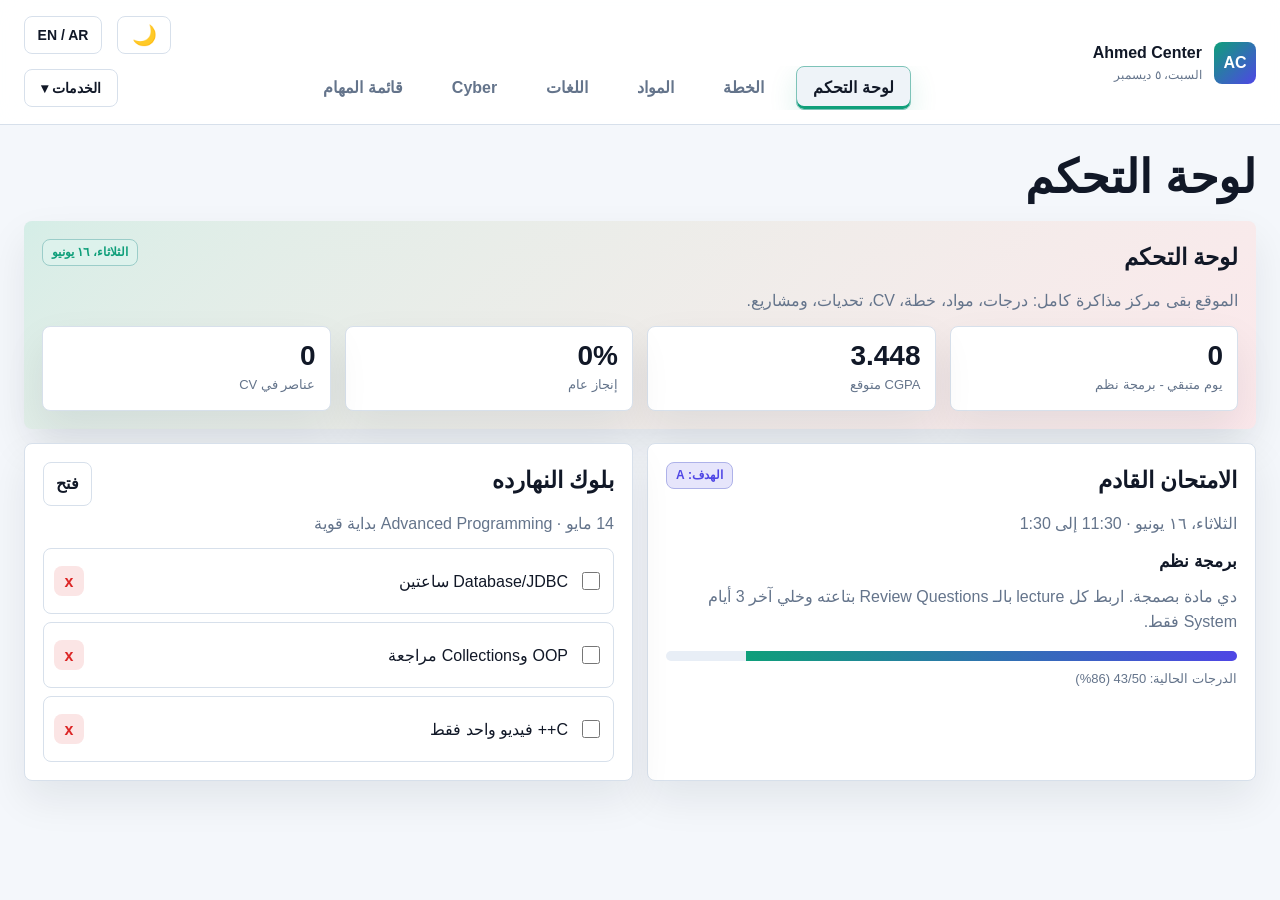
<file: index.html>
<!doctype html>
<html lang="ar" dir="rtl">
<head>
  <meta charset="utf-8">
  <meta name="viewport" content="width=device-width, initial-scale=1">
  <title>Ahmed Command Center</title>
  <meta name="description" content="Personal finals, subjects, grades, CGPA, cyber security, programming, and projects dashboard.">
  <link rel="stylesheet" href="styles.css">
</head>
<body>
  <header class="app-header">
    <div class="brand">
      <span class="brand-mark">AC</span>
      <div>
        <strong>Ahmed Center</strong>
        <small id="brandSubtitle">Finals · Cyber · Code</small>
      </div>
    </div>

    <div class="toggle-group">
      <button class="tool-btn" id="themeToggle" data-action="toggle-theme" type="button"></button>
      <button class="tool-btn" id="langToggle" data-action="toggle-lang" type="button"></button>
    </div>

    <nav class="nav" id="mainNav" aria-label="Main navigation"></nav>
    <div id="toolsHeader"></div>
  </header>

  <main class="page">
    <section class="page-title">
      <div>
        <p class="eyebrow" id="pageEyebrow"></p>
        <h1 id="pageTitle"></h1>
      </div>
    </section>

    <section id="app" class="content" tabindex="-1"></section>
  </main>

  <div id="toast" class="toast" role="status" aria-live="polite"></div>
  <div id="modal-overlay" class="modal-overlay">
    <div id="modal-content" class="modal-card"></div>
  </div>
  <script src="app.js"></script>
</body>
</html>
</file>
<file: styles.css>
:root {
  color-scheme: light;
  --bg: #f4f7fb;
  --surface: #ffffff;
  --surface-2: #eef3f8;
  --surface-3: #e8eef6;
  --ink: #111827;
  --muted: #64748b;
  --line: #d7e0eb;
  --accent: #0f9f7a;
  --accent-2: #4f46e5;
  --coral: #e85d75;
  --amber: #c77900;
  --green: #16a34a;
  --red: #dc2626;
  --shadow: 0 18px 40px rgba(15, 23, 42, 0.08);
  --radius: 8px;
}

:root[data-theme="dark"] {
  color-scheme: dark;
  --bg: #0d1117;
  --surface: #151b24;
  --surface-2: #1d2530;
  --surface-3: #263142;
  --ink: #f8fafc;
  --muted: #a8b3c7;
  --line: #2d3748;
  --accent: #2dd4bf;
  --accent-2: #8b8cff;
  --coral: #fb7185;
  --amber: #fbbf24;
  --green: #4ade80;
  --red: #f87171;
  --shadow: 0 18px 40px rgba(0, 0, 0, 0.24);
}

* {
  box-sizing: border-box;
}

html {
  scroll-behavior: smooth;
}

body {
  margin: 0;
  min-height: 100vh;
  background: var(--bg);
  color: var(--ink);
  font-family: Tahoma, "Segoe UI", Arial, sans-serif;
  line-height: 1.6;
}

@keyframes riseIn {
  from {
    opacity: 0;
    transform: translateY(12px);
  }
  to {
    opacity: 1;
    transform: translateY(0);
  }
}

@keyframes softGlow {
  0%, 100% {
    box-shadow: 0 0 0 rgba(45, 212, 191, 0);
  }
  50% {
    box-shadow: 0 0 28px rgba(45, 212, 191, 0.18);
  }
}

@keyframes fadeSlideIn {
  from { opacity: 0; transform: translateY(18px) scale(0.97); }
  to   { opacity: 1; transform: translateY(0) scale(1); }
}

@keyframes shimmer {
  0%   { background-position: -200% 0; }
  100% { background-position: 200% 0; }
}

@keyframes pulseRing {
  0%   { box-shadow: 0 0 0 0 rgba(45, 212, 191, 0.3); }
  70%  { box-shadow: 0 0 0 10px rgba(45, 212, 191, 0); }
  100% { box-shadow: 0 0 0 0 rgba(45, 212, 191, 0); }
}

.stagger-1  { animation-delay: 0.04s; }
.stagger-2  { animation-delay: 0.08s; }
.stagger-3  { animation-delay: 0.12s; }
.stagger-4  { animation-delay: 0.16s; }
.stagger-5  { animation-delay: 0.20s; }
.stagger-6  { animation-delay: 0.24s; }

button,
input,
select,
textarea {
  font: inherit;
}

button {
  cursor: pointer;
}

a {
  color: inherit;
}

.app-header {
  position: sticky;
  top: 0;
  z-index: 30;
  display: grid;
  grid-template-columns: auto 1fr auto;
  grid-template-rows: auto auto;
  align-items: center;
  gap: 12px 24px;
  padding: 16px 24px 14px;
  background: color-mix(in srgb, var(--surface) 92%, transparent);
  border-bottom: 1px solid var(--line);
  backdrop-filter: blur(14px);
}

.brand {
  grid-row: 1 / span 2;
  display: flex;
  align-items: center;
  gap: 12px;
  min-width: 210px;
}

.brand-mark {
  width: 42px;
  height: 42px;
  display: inline-flex;
  align-items: center;
  justify-content: center;
  border-radius: var(--radius);
  color: #fff;
  background: linear-gradient(135deg, var(--accent), var(--accent-2));
  font-weight: 900;
}

.brand strong,
.brand small {
  display: block;
}

.brand small {
  color: var(--muted);
  font-size: 12px;
}

.nav {
  grid-column: 2;
  grid-row: 2;
  display: flex;
  align-items: center;
  justify-content: center;
  gap: 15px;
  min-width: 0;
  overflow-x: auto;
}

.toggle-group {
  grid-column: 3;
  grid-row: 1;
  display: flex;
  gap: 15px;
  justify-content: flex-end;
}

#toolsHeader {
  grid-column: 3;
  grid-row: 2;
  display: flex;
  justify-content: flex-end;
}

.nav-btn,
.tool-btn,
.tool-link,
.primary-btn,
.secondary-btn,
.danger-soft-btn,
.danger-btn,
.chip,
.tab-btn,
.delete-btn {
  border-radius: var(--radius);
  transition: transform 0.15s ease, background 0.15s ease, border-color 0.15s ease, color 0.15s ease;
}

.nav-btn {
  min-height: 42px;
  padding: 8px 16px;
  color: var(--muted);
  background: transparent;
  border: 1px solid transparent;
  white-space: nowrap;
  font-weight: 800;
  position: relative;
  overflow: hidden;
}

.nav-btn:hover,
.nav-btn.active {
  color: var(--ink);
  background: var(--surface-2);
  border-color: var(--line);
}

.nav-btn.active {
  color: var(--ink);
  border-color: color-mix(in srgb, var(--accent) 45%, var(--line));
  box-shadow: inset 0 -3px 0 var(--accent), 0 10px 28px color-mix(in srgb, var(--accent) 14%, transparent);
  animation: softGlow 2.5s ease-in-out infinite;
}

.header-actions,
.page-actions,
.inline-actions {
  display: flex;
  align-items: center;
  gap: 8px;
  flex-wrap: wrap;
}

/* Dropdown Styles */
.tool-btn,
.tool-link,
.primary-btn,
.secondary-btn,
.danger-soft-btn,
.danger-btn {
  min-height: 38px;
  border: 1px solid var(--line);
  padding: 8px 12px;
  text-decoration: none;
  font-weight: 800;
  white-space: nowrap;
}

.tool-btn {
  width: 54px;
  padding: 8px;
  font-size: 20px;
  line-height: 1;
}

#langToggle {
  width: auto;
  min-width: 78px;
  font-size: 14px;
}

.tool-btn,
.tool-link,
.secondary-btn {
  color: var(--ink);
  background: var(--surface);
}

/* Dropdown Styles */
.dropdown {
  position: relative;
  display: inline-block;
}

.dropdown-btn:hover {
  background: var(--surface-2);
  border-color: var(--accent);
  color: var(--accent);
}

.dropdown-content {
  display: none;
  position: absolute;
  background-color: var(--surface);
  min-width: 200px;
  box-shadow: var(--shadow);
  z-index: 100;
  border-radius: var(--radius);
  border: 1px solid var(--line);
  right: 0;
  top: 100%;
  padding-top: 4px; /* Bridge the gap visually but maintain spacing */
  overflow: hidden;
}

.dropdown::after {
  content: "";
  position: absolute;
  top: 100%;
  left: 0;
  right: 0;
  height: 10px;
}

html[dir="rtl"] .dropdown-content {
  right: auto;
  left: 0;
}

.dropdown-content button {
  color: var(--ink);
  padding: 12px 16px;
  text-decoration: none;
  display: block;
  width: 100%;
  text-align: inherit;
  background: transparent;
  border: none;
  border-bottom: 1px solid var(--line);
  font-weight: 600;
}

.dropdown-content button:last-child {
  border-bottom: none;
}

.dropdown-content button:hover {
  background-color: var(--surface-2);
}

.dropdown:hover .dropdown-content {
  display: block;
}

.dropdown-btn:hover {
  background-color: var(--surface-2);
}


.primary-btn {
  color: #fff;
  background: var(--accent);
  border-color: var(--accent);
}

.danger-soft-btn {
  color: var(--red);
  background: color-mix(in srgb, var(--red) 12%, var(--surface));
  border-color: color-mix(in srgb, var(--red) 28%, var(--line));
}

.danger-btn {
  color: #fff;
  background: var(--red);
  border-color: var(--red);
}

.tool-btn:hover,
.tool-link:hover,
.primary-btn:hover,
.secondary-btn:hover,
.danger-soft-btn:hover,
.danger-btn:hover,
.tab-btn:hover,
.delete-btn:hover {
  transform: translateY(-1px);
}

.page {
  width: min(1280px, 100%);
  margin: 0 auto;
  padding: 24px;
}

.page-title {
  display: flex;
  align-items: flex-start;
  justify-content: space-between;
  gap: 18px;
  margin-bottom: 18px;
}

.eyebrow {
  margin: 0 0 3px;
  color: var(--accent);
  font-size: 12px;
  font-weight: 900;
}

h1,
h2,
h3,
p {
  margin-top: 0;
}

h1 {
  margin-bottom: 0;
  font-size: clamp(28px, 4vw, 46px);
  line-height: 1.12;
}

h2 {
  margin-bottom: 12px;
  font-size: 23px;
}

h3 {
  margin-bottom: 8px;
  font-size: 17px;
}

.content {
  min-height: 50vh;
  animation: riseIn 0.35s ease both;
}

.grid {
  display: grid;
  gap: 14px;
}

.cols-2 {
  grid-template-columns: repeat(2, minmax(0, 1fr));
}

.cols-3 {
  grid-template-columns: repeat(3, minmax(0, 1fr));
}

.cols-4 {
  grid-template-columns: repeat(4, minmax(0, 1fr));
}

.panel,
.card,
.subject-card,
.task-row,
.metric,
.resource-row,
.timeline-row,
.module-card,
.challenge-card,
.project-card {
  background: var(--surface);
  border: 1px solid var(--line);
  border-radius: var(--radius);
  box-shadow: var(--shadow);
}

.panel,
.metric,
.subject-card,
.learn-card,
.tool-card,
.module-card,
.challenge-card,
.project-card {
  animation: riseIn 0.35s ease both;
}

.panel {
  padding: 18px;
}

.hero {
  border: 0;
  background:
    linear-gradient(135deg, color-mix(in srgb, var(--accent) 18%, transparent), color-mix(in srgb, var(--coral) 14%, transparent)),
    var(--surface);
}

.hero.language-hero {
  overflow: hidden;
  position: relative;
}

.hero.language-hero::after {
  content: "";
  position: absolute;
  inset-inline-end: -140px;
  top: -140px;
  width: 280px;
  height: 280px;
  border-radius: 50%;
  background: radial-gradient(circle, color-mix(in srgb, var(--accent) 28%, transparent), transparent 70%);
  pointer-events: none;
}

.section-head {
  display: flex;
  align-items: flex-start;
  justify-content: space-between;
  gap: 14px;
  margin-bottom: 12px;
}

.section-head p {
  margin-bottom: 0;
}

.muted {
  color: var(--muted);
}

.small {
  font-size: 13px;
}

.metric {
  padding: 14px;
  display: grid;
  gap: 4px;
}

.metric strong {
  font-size: 28px;
  line-height: 1.1;
}

.metric span {
  color: var(--muted);
  font-size: 13px;
}

.past-due-panel {
  border-color: var(--amber) !important;
  background: color-mix(in srgb, var(--amber) 4%, var(--surface)) !important;
  animation: softAmberGlow 3s ease-in-out infinite !important;
}

@keyframes softAmberGlow {
  0%, 100% { box-shadow: var(--shadow); }
  50% { box-shadow: 0 0 20px color-mix(in srgb, var(--amber) 25%, transparent); }
}

.all-done-panel {
  opacity: 0.85;
}

.chip {
  display: inline-flex;
  align-items: center;
  min-height: 26px;
  padding: 3px 9px;
  border: 1px solid var(--line);
  background: var(--surface-2);
  color: var(--muted);
  font-size: 12px;
  font-weight: 900;
  white-space: nowrap;
}

.chip.accent {
  background: color-mix(in srgb, var(--accent) 14%, var(--surface));
  color: var(--accent);
  border-color: color-mix(in srgb, var(--accent) 30%, var(--line));
}

.chip.indigo {
  background: color-mix(in srgb, var(--accent-2) 14%, var(--surface));
  color: var(--accent-2);
  border-color: color-mix(in srgb, var(--accent-2) 30%, var(--line));
}

.chip.coral {
  background: color-mix(in srgb, var(--coral) 14%, var(--surface));
  color: var(--coral);
  border-color: color-mix(in srgb, var(--coral) 30%, var(--line));
}

.chip.amber {
  background: color-mix(in srgb, var(--amber) 14%, var(--surface));
  color: var(--amber);
  border-color: color-mix(in srgb, var(--amber) 30%, var(--line));
}

.progress {
  height: 10px;
  overflow: hidden;
  border-radius: 999px;
  background: var(--surface-3);
}

.progress > span {
  display: block;
  height: 100%;
  width: var(--value, 0%);
  background: linear-gradient(90deg, var(--accent), var(--accent-2));
}

.tabs {
  display: flex;
  flex-wrap: wrap;
  gap: 8px;
  margin-bottom: 14px;
}

.tab-btn {
  min-height: 38px;
  padding: 8px 12px;
  border: 1px solid var(--line);
  color: var(--muted);
  background: var(--surface);
  font-weight: 900;
}

.tab-btn.active {
  color: var(--accent);
  background: color-mix(in srgb, var(--accent) 12%, var(--surface));
  border-color: color-mix(in srgb, var(--accent) 38%, var(--line));
}

.subject-grid {
  display: grid;
  grid-template-columns: 330px minmax(0, 1fr);
  gap: 14px;
}

.subject-list {
  display: grid;
  gap: 10px;
  align-self: start;
}

.subject-card {
  padding: 14px;
  text-align: inherit;
  color: inherit;
  border-right: 5px solid var(--accent);
}

html[dir="ltr"] .subject-card {
  border-right: 1px solid var(--line);
  border-left: 5px solid var(--accent);
}

.subject-card.active {
  outline: 3px solid color-mix(in srgb, var(--accent) 25%, transparent);
}

.subject-card.coral {
  border-right-color: var(--coral);
}

.subject-card.indigo {
  border-right-color: var(--accent-2);
}

.subject-card.amber {
  border-right-color: var(--amber);
}

html[dir="ltr"] .subject-card.coral {
  border-left-color: var(--coral);
}

html[dir="ltr"] .subject-card.indigo {
  border-left-color: var(--accent-2);
}

html[dir="ltr"] .subject-card.amber {
  border-left-color: var(--amber);
}

.subject-meta {
  display: flex;
  flex-wrap: wrap;
  gap: 6px;
  margin: 8px 0 10px;
}

.task-list {
  display: grid;
  gap: 8px;
}

.task-row {
  min-height: 46px;
  display: grid;
  grid-template-columns: auto minmax(0, 1fr) auto;
  align-items: center;
  gap: 10px;
  padding: 9px 10px;
  box-shadow: none;
}

.task-row.done {
  background: color-mix(in srgb, var(--green) 12%, var(--surface));
  border-color: color-mix(in srgb, var(--green) 30%, var(--line));
}

.task-row.done .task-text {
  color: color-mix(in srgb, var(--green) 70%, var(--ink));
  text-decoration: line-through;
}

.task-row input[type="checkbox"] {
  width: 18px;
  height: 18px;
  accent-color: var(--accent);
}

.task-text {
  min-width: 0;
  overflow-wrap: anywhere;
}

.delete-btn {
  width: 30px;
  height: 30px;
  display: inline-grid;
  place-items: center;
  border: 0;
  color: var(--red);
  background: color-mix(in srgb, var(--red) 12%, var(--surface));
  font-weight: 900;
}

input,
select,
textarea {
  width: 100%;
  min-height: 40px;
  border: 1px solid var(--line);
  border-radius: var(--radius);
  padding: 8px 10px;
  background: var(--surface);
  color: var(--ink);
}

textarea {
  min-height: 130px;
  resize: vertical;
}

.form-line {
  display: grid;
  grid-template-columns: minmax(0, 1fr) auto;
  gap: 8px;
  margin-top: 10px;
}

.form-grid {
  display: grid;
  grid-template-columns: repeat(4, minmax(0, 1fr));
  gap: 8px;
}

.table-wrap {
  overflow-x: auto;
  border: 1px solid var(--line);
  border-radius: var(--radius);
  background: var(--surface);
}

table {
  width: 100%;
  min-width: 780px;
  border-collapse: collapse;
}

th,
td {
  padding: 10px;
  border-bottom: 1px solid var(--line);
  text-align: inherit;
  vertical-align: middle;
}

th {
  background: var(--surface-2);
  color: var(--muted);
  font-size: 13px;
}

tr:last-child td {
  border-bottom: 0;
}

.module-grid {
  display: grid;
  grid-template-columns: repeat(2, minmax(0, 1fr));
  gap: 12px;
}

.learn-grid {
  display: grid;
  grid-template-columns: 330px minmax(0, 1fr);
  gap: 14px;
}

.learn-sidebar {
  display: grid;
  gap: 10px;
  align-self: start;
}

.learn-card,
.tool-card {
  width: 100%;
  padding: 14px;
  text-align: inherit;
  color: inherit;
  background: var(--surface);
  border: 1px solid var(--line);
  border-radius: var(--radius);
  box-shadow: var(--shadow);
}

.learn-card {
  border-inline-start: 5px solid var(--accent);
}

.learn-card.indigo {
  border-inline-start-color: var(--accent-2);
}

.learn-card.coral {
  border-inline-start-color: var(--coral);
}

.learn-card.amber {
  border-inline-start-color: var(--amber);
}

.learn-card.active {
  outline: 3px solid color-mix(in srgb, var(--accent) 25%, transparent);
}

.learn-title {
  display: flex;
  align-items: flex-start;
  justify-content: space-between;
  gap: 14px;
  margin-bottom: 14px;
}

.guide-layout {
  display: grid;
  grid-template-columns: minmax(0, 1fr) 360px;
  gap: 14px;
}

.module-strip {
  display: flex;
  flex-wrap: wrap;
  gap: 8px;
}

.callout {
  margin: 14px 0;
  padding: 14px;
  border-inline-start: 5px solid var(--accent);
  border-radius: var(--radius);
  background: color-mix(in srgb, var(--accent) 10%, var(--surface));
}

.sticky-card {
  align-self: start;
  position: sticky;
  top: 172px;
}

.import-box {
  margin-top: 14px;
  border: 1px solid var(--line);
  border-radius: var(--radius);
  background: color-mix(in srgb, var(--surface) 86%, transparent);
  padding: 12px;
}

.import-box summary {
  cursor: pointer;
  font-weight: 900;
  color: var(--accent);
}

.inset-panel {
  box-shadow: none;
  background: color-mix(in srgb, var(--surface-2) 45%, var(--surface));
}

.tool-grid {
  display: grid;
  grid-template-columns: repeat(4, minmax(0, 1fr));
  gap: 14px;
}

.tool-card {
  min-height: 190px;
  display: grid;
  align-content: start;
  gap: 12px;
}

.tool-card strong {
  font-size: 22px;
}

.tool-card:hover,
.learn-card:hover,
.module-card:hover {
  transform: translateY(-3px);
  border-color: color-mix(in srgb, var(--accent) 38%, var(--line));
}

.subject-hero-actions {
  align-items: center;
  justify-content: flex-end;
}

.guide-page {
  display: grid;
  gap: 16px;
}

.guide-banner {
  display: grid;
  grid-template-columns: minmax(0, 1.2fr) minmax(280px, 0.8fr);
  gap: 14px;
  padding: 18px;
  border: 1px solid var(--line);
  border-radius: var(--radius);
  background:
    linear-gradient(135deg, color-mix(in srgb, var(--accent) 12%, transparent), color-mix(in srgb, var(--accent-2) 10%, transparent)),
    var(--surface);
}

.guide-stats {
  display: grid;
  grid-template-columns: repeat(3, minmax(0, 1fr));
  gap: 10px;
}

.guide-core {
  margin: 0;
}

.guide-timeline {
  display: grid;
  gap: 12px;
}

.guide-step {
  display: grid;
  grid-template-columns: 44px minmax(0, 1fr);
  gap: 12px;
  padding: 14px;
  border: 1px solid var(--line);
  border-radius: var(--radius);
  background: var(--surface);
}

.guide-step-num {
  width: 36px;
  height: 36px;
  display: grid;
  place-items: center;
  border-radius: var(--radius);
  color: #fff;
  background: linear-gradient(135deg, var(--accent), var(--accent-2));
  font-weight: 900;
}

.guide-columns {
  display: grid;
  grid-template-columns: repeat(2, minmax(0, 1fr));
  gap: 12px;
}

.module-card,
.resource-row,
.timeline-row,
.challenge-card,
.project-card {
  padding: 14px;
}

.module-card ul,
.panel ul {
  margin: 8px 0 0;
  padding-inline-start: 22px;
}

.resource-row {
  display: grid;
  grid-template-columns: minmax(0, 1fr) auto;
  gap: 10px;
  align-items: center;
}

.resource-row a {
  color: var(--accent-2);
  font-weight: 900;
}

.timeline {
  display: grid;
  gap: 10px;
}

.timeline-row {
  display: grid;
  grid-template-columns: 130px minmax(0, 1fr);
  gap: 14px;
}

.date-box {
  min-height: 64px;
  display: grid;
  place-items: center;
  padding: 8px;
  border-radius: var(--radius);
  background: var(--surface-2);
  color: var(--accent-2);
  font-weight: 900;
  text-align: center;
}

.code-box {
  direction: ltr;
  text-align: left;
  white-space: pre-wrap;
  padding: 12px;
  border-radius: var(--radius);
  background: #111827;
  color: #e5e7eb;
  font-family: "Cascadia Code", Consolas, monospace;
  font-size: 13px;
  overflow-x: auto;
}

.timer {
  min-height: 220px;
  display: grid;
  place-items: center;
  border-radius: var(--radius);
  color: #fff;
  background: linear-gradient(135deg, #18202d, #334155);
}

.timer strong {
  display: block;
  font-size: 54px;
  line-height: 1;
  text-align: center;
}

.cv-item {
  padding: 11px 12px;
  border: 1px solid var(--line);
  border-inline-start: 5px solid var(--accent);
  border-radius: var(--radius);
  background: var(--surface);
}

.toast {
  position: fixed;
  left: 22px;
  bottom: 22px;
  z-index: 50;
  max-width: 380px;
  padding: 12px 18px;
  border-radius: var(--radius);
  color: #fff;
  background: linear-gradient(135deg, #111827, #1e293b);
  box-shadow: 0 12px 40px rgba(0,0,0,0.3);
  opacity: 0;
  pointer-events: none;
  transform: translateY(16px) scale(0.95);
  transition: opacity 0.25s ease, transform 0.25s ease;
  font-weight: 600;
  border: 1px solid rgba(255,255,255,0.06);
}

.toast.show {
  opacity: 1;
  transform: translateY(0) scale(1);
}

[hidden] {
  display: none !important;
}

/* ── Premium file upload button ── */
.file-upload-wrap {
  position: relative;
  display: inline-flex;
  align-items: center;
  gap: 10px;
}

.file-upload-wrap input[type="file"] {
  position: absolute;
  inset: 0;
  opacity: 0;
  cursor: pointer;
  width: 100%;
  height: 100%;
}

.file-upload-btn {
  display: inline-flex;
  align-items: center;
  gap: 8px;
  min-height: 38px;
  padding: 8px 16px;
  border-radius: var(--radius);
  border: 2px dashed var(--line);
  color: var(--muted);
  background: var(--surface);
  font-weight: 800;
  font-size: 13px;
  white-space: nowrap;
  transition: all 0.2s ease;
  cursor: pointer;
}

.file-upload-wrap:hover .file-upload-btn {
  border-color: var(--accent);
  color: var(--accent);
  background: color-mix(in srgb, var(--accent) 8%, var(--surface));
  transform: translateY(-1px);
}

.file-upload-name {
  font-size: 12px;
  color: var(--accent);
  font-weight: 600;
  max-width: 180px;
  overflow: hidden;
  text-overflow: ellipsis;
  white-space: nowrap;
}

/* ── Guide button ── */
.guide-open-btn {
  display: inline-flex;
  align-items: center;
  gap: 8px;
  min-height: 42px;
  padding: 10px 22px;
  border-radius: var(--radius);
  border: none;
  color: #fff;
  background: linear-gradient(135deg, var(--accent), var(--accent-2));
  font-weight: 900;
  font-size: 14px;
  cursor: pointer;
  text-decoration: none;
  transition: all 0.2s ease;
  box-shadow: 0 4px 20px color-mix(in srgb, var(--accent) 30%, transparent);
  animation: pulseRing 2.5s ease-in-out infinite;
}

.guide-open-btn:hover {
  transform: translateY(-2px) scale(1.03);
  box-shadow: 0 8px 30px color-mix(in srgb, var(--accent) 40%, transparent);
}

/* ── CGPA semester cards ── */
.semester-card {
  background: var(--surface);
  border: 1px solid var(--line);
  border-radius: var(--radius);
  box-shadow: var(--shadow);
  overflow: hidden;
  animation: fadeSlideIn 0.35s ease both;
}

.semester-header {
  display: flex;
  align-items: center;
  justify-content: space-between;
  padding: 14px 18px;
  background: linear-gradient(135deg, color-mix(in srgb, var(--accent) 10%, var(--surface)), color-mix(in srgb, var(--accent-2) 8%, var(--surface)));
  border-bottom: 1px solid var(--line);
}

.semester-header h3 {
  margin: 0;
  font-size: 17px;
}

.semester-stats {
  display: flex;
  align-items: center;
  gap: 14px;
}

.semester-stat {
  text-align: center;
}

.semester-stat strong {
  display: block;
  font-size: 18px;
  color: var(--accent);
}

.semester-stat span {
  display: block;
  font-size: 11px;
  color: var(--muted);
}

.semester-body {
  padding: 0;
}

.semester-body table {
  min-width: 100%;
}

.semester-footer {
  padding: 10px 18px;
  background: var(--surface-2);
  border-top: 1px solid var(--line);
  font-size: 13px;
  color: var(--muted);
  font-weight: 700;
}

/* ── Target grade selector ── */
.target-select {
  min-height: 30px;
  width: auto;
  min-width: 70px;
  padding: 4px 8px;
  border-radius: var(--radius);
  border: 1px solid color-mix(in srgb, var(--accent-2) 40%, var(--line));
  background: color-mix(in srgb, var(--accent-2) 10%, var(--surface));
  color: var(--accent-2);
  font-weight: 900;
  font-size: 13px;
  cursor: pointer;
  transition: all 0.15s ease;
}

.target-select:hover {
  border-color: var(--accent-2);
  transform: translateY(-1px);
}

/* ── PDF attachment badge ── */
.pdf-badge {
  display: inline-flex;
  align-items: center;
  gap: 4px;
  padding: 3px 10px;
  border-radius: 999px;
  background: color-mix(in srgb, var(--coral) 14%, var(--surface));
  color: var(--coral);
  border: 1px solid color-mix(in srgb, var(--coral) 30%, var(--line));
  font-size: 11px;
  font-weight: 800;
  cursor: pointer;
  text-decoration: none;
  transition: all 0.15s ease;
}

.pdf-badge:hover {
  transform: scale(1.05);
  background: color-mix(in srgb, var(--coral) 22%, var(--surface));
}

@media (max-width: 1120px) {
  .app-header {
    grid-template-columns: 1fr;
  }

  .brand {
    min-width: 0;
  }

  .nav {
    justify-content: flex-start;
  }

  .header-actions {
    justify-content: flex-start;
  }

  .subject-grid {
    grid-template-columns: 1fr;
  }

  .learn-grid,
  .guide-layout,
  .guide-banner {
    grid-template-columns: 1fr;
  }

  .sticky-card {
    position: static;
  }

  .subject-list {
    grid-template-columns: repeat(2, minmax(0, 1fr));
  }

  .learn-sidebar,
  .tool-grid,
  .guide-stats,
  .guide-columns {
    grid-template-columns: repeat(2, minmax(0, 1fr));
  }
}

@media (max-width: 820px) {
  .page {
    padding: 16px;
  }

  .page-title,
  .section-head {
    flex-direction: column;
  }

  .cols-4,
  .cols-3,
  .cols-2,
  .module-grid,
  .form-grid,
  .subject-list,
  .learn-sidebar,
  .tool-grid,
  .guide-stats,
  .guide-columns {
    grid-template-columns: 1fr;
  }

  .timeline-row {
    grid-template-columns: 1fr;
  }

  .form-line {
    grid-template-columns: 1fr;
  }
}

.past-due-panel { border-left: 3px solid var(--amber) !important; background: color-mix(in srgb, var(--amber) 5%, var(--bg-card)); }
.task-row.overdue { border-left: 2px solid var(--amber); background: color-mix(in srgb, var(--amber) 3%, transparent); }

select option { background-color: var(--surface); color: var(--ink); }

.cv-header { text-align: center; padding: 40px 20px; background: var(--surface); border-radius: var(--radius); border-bottom: 4px solid var(--accent); } .cv-header h1 { font-size: 2.5em; margin-bottom: 10px; color: var(--ink); } .cv-header p { font-size: 1.1em; color: var(--muted); } .cv-section { margin-top: 30px; } .cv-section h2 { border-bottom: 2px solid var(--line); padding-bottom: 10px; margin-bottom: 20px; font-size: 1.5em; text-transform: uppercase; letter-spacing: 1px; } .cv-grid { display: grid; grid-template-columns: repeat(auto-fill, minmax(300px, 1fr)); gap: 20px; } .cv-card { background: var(--surface); padding: 20px; border-radius: var(--radius); border-left: 4px solid var(--accent); transition: transform 0.2s; } .cv-card:hover { transform: translateY(-5px); } .cv-card h3 { font-size: 1.2em; margin-bottom: 5px; } .cv-card p { color: var(--muted); font-size: 0.9em; }

.history-day { margin-bottom: 24px; padding: 20px; background: var(--surface); border-radius: var(--radius); border-right: 5px solid var(--line); } .history-day.has-missed { border-right-color: var(--red); } .history-day.all-done { border-right-color: var(--green); } .history-header { display: flex; justify-content: space-between; align-items: center; margin-bottom: 15px; } .history-item { display: flex; align-items: center; gap: 12px; padding: 8px 0; border-bottom: 1px solid var(--line); } .history-item:last-child { border-bottom: none; } .history-item .status-dot { width: 10px; height: 10px; border-radius: 50%; } .history-item.done .status-dot { background: var(--green); } .history-item.missed .status-dot { background: var(--red); } .history-item span { font-size: 0.95em; } .history-item.done span { color: var(--ink); } .history-item.missed span { color: var(--red); font-weight: 500; }

/* -- Custom Modals -- */
.modal-overlay {
  position: fixed;
  inset: 0;
  z-index: 100;
  display: flex;
  align-items: center;
  justify-content: center;
  padding: 20px;
  background: rgba(0, 0, 0, 0.85);
  backdrop-filter: blur(8px);
  opacity: 0;
  visibility: hidden;
  transition: all 0.3s ease;
}

.modal-overlay.show {
  opacity: 1;
  visibility: visible;
}

.modal-card {
  width: 100%;
  max-width: 450px;
  padding: 30px;
  border-radius: 20px;
  background: var(--surface);
  border: 1px solid var(--line);
  box-shadow: 0 25px 50px -12px rgba(0, 0, 0, 0.5);
  transform: translateY(20px) scale(0.95);
  transition: all 0.3s cubic-bezier(0.34, 1.56, 0.64, 1);
}

.modal-overlay.show .modal-card {
  transform: translateY(0) scale(1);
}

.modal-title {
  font-size: 1.4em;
  font-weight: 800;
  margin-bottom: 12px;
  color: var(--ink);
}

.modal-body {
  margin-bottom: 25px;
  color: var(--ink);
  opacity: 0.8;
  font-size: 1.05em;
  line-height: 1.5;
}

.modal-input {
  width: 100%;
  padding: 14px 18px;
  margin-bottom: 25px;
  border-radius: var(--radius);
  border: 1px solid var(--line);
  background: var(--bg);
  color: var(--ink);
  font-size: 1em;
  transition: border-color 0.2s;
}

.modal-input:focus {
  outline: none;
  border-color: var(--accent);
}

.modal-footer {
  display: flex;
  gap: 12px;
  justify-content: flex-end;
}

.chip.finished {
  background: color-mix(in srgb, var(--green) 18%, var(--surface));
  color: var(--green);
  border-color: color-mix(in srgb, var(--green) 35%, var(--line));
  text-decoration: line-through;
}

.chip.green {
  background: color-mix(in srgb, var(--green) 14%, var(--surface));
  color: var(--green);
  border-color: color-mix(in srgb, var(--green) 30%, var(--line));
}

.chip.red {
  background: color-mix(in srgb, var(--red) 14%, var(--surface));
  color: var(--red);
  border-color: color-mix(in srgb, var(--red) 30%, var(--line));
}

.add-lecture-form .form-grid label {
  display: flex;
  align-items: center;
}

/* Log Styles */
.log-list {
  display: grid;
  gap: 12px;
  margin-top: 10px;
}

.scrollable-list {
  max-height: 480px;
  overflow-y: auto;
  padding-right: 4px;
  scrollbar-width: thin;
  scrollbar-color: var(--line) transparent;
}

/* Premium Custom Scrollbars for lists */
.scrollable-list::-webkit-scrollbar {
  width: 6px;
}

.scrollable-list::-webkit-scrollbar-track {
  background: transparent;
}

.scrollable-list::-webkit-scrollbar-thumb {
  background: var(--line);
  border-radius: 99px;
}

.scrollable-list::-webkit-scrollbar-thumb:hover {
  background: var(--accent);
}

.log-card {
  display: flex;
  gap: 15px;
  padding: 16px;
  background: var(--surface);
  border: 1px solid var(--line);
  border-radius: var(--radius);
  align-items: flex-start;
  box-shadow: 0 4px 12px rgba(0,0,0,0.05);
  transition: transform 0.2s ease;
}

.log-card:hover {
  transform: translateX(4px);
}

html[dir="rtl"] .log-card:hover {
  transform: translateX(-4px);
}


.log-time {
  font-size: 11px;
  color: var(--muted);
  white-space: nowrap;
  font-weight: 700;
  min-width: 70px;
  text-align: center;
  padding: 4px;
  background: var(--surface-2);
  border-radius: 4px;
}

.log-content {
  flex: 1;
}

.log-card.add {
  border-left: 4px solid var(--accent);
}

.log-card.delete {
  border-left: 4px solid var(--red);
}

.log-card.complete, .log-card.done {
  border-left: 4px solid var(--green);
}

.log-card.undo {
  border-left: 4px solid var(--amber);
}

html[dir="rtl"] .log-card.add { border-left: 1px solid var(--line); border-right: 4px solid var(--accent); }
html[dir="rtl"] .log-card.delete { border-left: 1px solid var(--line); border-right: 4px solid var(--red); }
html[dir="rtl"] .log-card.complete, html[dir="rtl"] .log-card.done { border-left: 1px solid var(--line); border-right: 4px solid var(--green); }
html[dir="rtl"] .log-card.undo { border-left: 1px solid var(--line); border-right: 4px solid var(--amber); }

.overdue .task-text {
  color: var(--amber);
  font-weight: 700;
}

.overdue {
  border-color: var(--amber) !important;
  background: color-mix(in srgb, var(--amber) 5%, var(--surface)) !important;
}

/* ── Collapsible Lecture Cards & Completed State ── */
.module-card .module-details-content {
  display: none;
  margin-top: 12px;
  padding-top: 10px;
  border-top: 1px dashed var(--line);
}

.module-card.expanded .module-details-content {
  display: block;
  animation: slideDown 0.25s ease both;
}

@keyframes slideDown {
  from { opacity: 0; transform: translateY(-5px); }
  to { opacity: 1; transform: translateY(0); }
}

.expand-toggle-btn {
  display: inline-flex;
  align-items: center;
  gap: 6px;
  padding: 5px 12px;
  font-size: 11px;
  font-weight: 800;
  border-radius: var(--radius);
  border: 1px solid var(--line);
  background: var(--surface-2);
  color: var(--muted);
  cursor: pointer;
  transition: all 0.2s ease;
}

.expand-toggle-btn:hover {
  border-color: var(--accent);
  color: var(--accent);
  background: color-mix(in srgb, var(--accent) 5%, var(--surface-2));
}

.expand-toggle-btn .arrow-icon {
  display: inline-block;
  transition: transform 0.2s ease;
}

.module-card.expanded .expand-toggle-btn .arrow-icon {
  transform: rotate(180deg);
}

.module-card.completed {
  border-left-color: var(--green) !important;
  box-shadow: 0 4px 20px color-mix(in srgb, var(--green) 12%, transparent);
}

html[dir="rtl"] .module-card.completed {
  border-right-color: var(--green) !important;
  border-left-color: var(--line) !important;
}

.module-card.completed h3 {
  text-decoration: line-through;
  opacity: 0.7;
}

.study-checkbox {
  width: 18px;
  height: 18px;
  cursor: pointer;
  accent-color: var(--green);
  border-radius: 4px;
}
</file>
